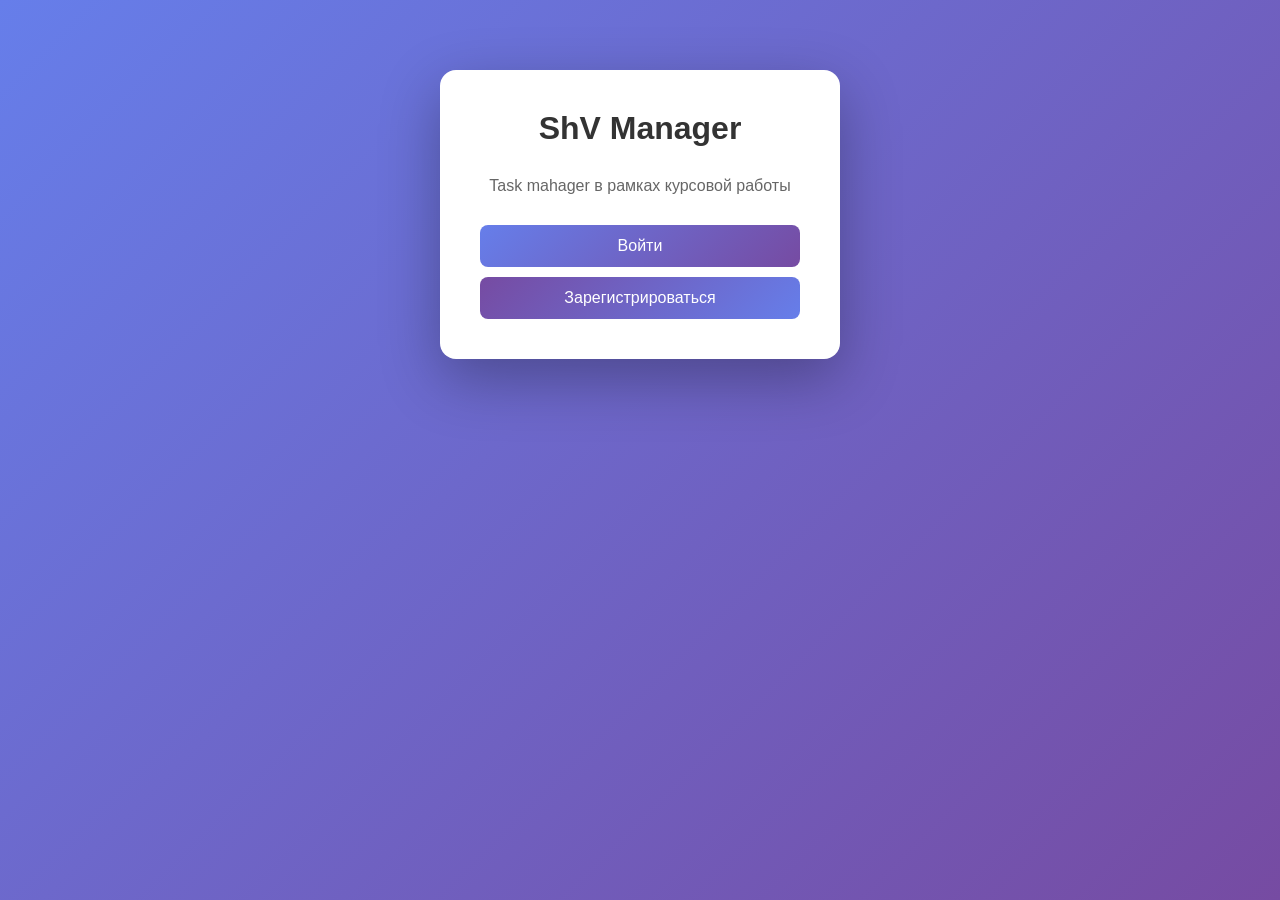
<file: web_client/index.html>
<!DOCTYPE html>
<html lang="ru">
<head>
    <meta charset="UTF-8">
    <meta name="viewport" content="width=device-width, initial-scale=1.0">
    <title>ShV Manager</title>
    <link rel="stylesheet" href="style.css">
</head>
<body>
    <div class="container">
        <div class="form-container">
            <h1>ShV Manager</h1>
            <p style="text-align: center; margin-bottom: 30px; color: #666;">
                Task mahager в рамках курсовой работы
            </p>
            <button onclick="location.href='login.html'" style="margin-bottom: 10px;">
                Войти
            </button>
            <button onclick="location.href='register.html'" style="background: linear-gradient(135deg, #764ba2 0%, #667eea 100%);">
                Зарегистрироваться
            </button>
        </div>
    </div>
</body>
</html>
</file>
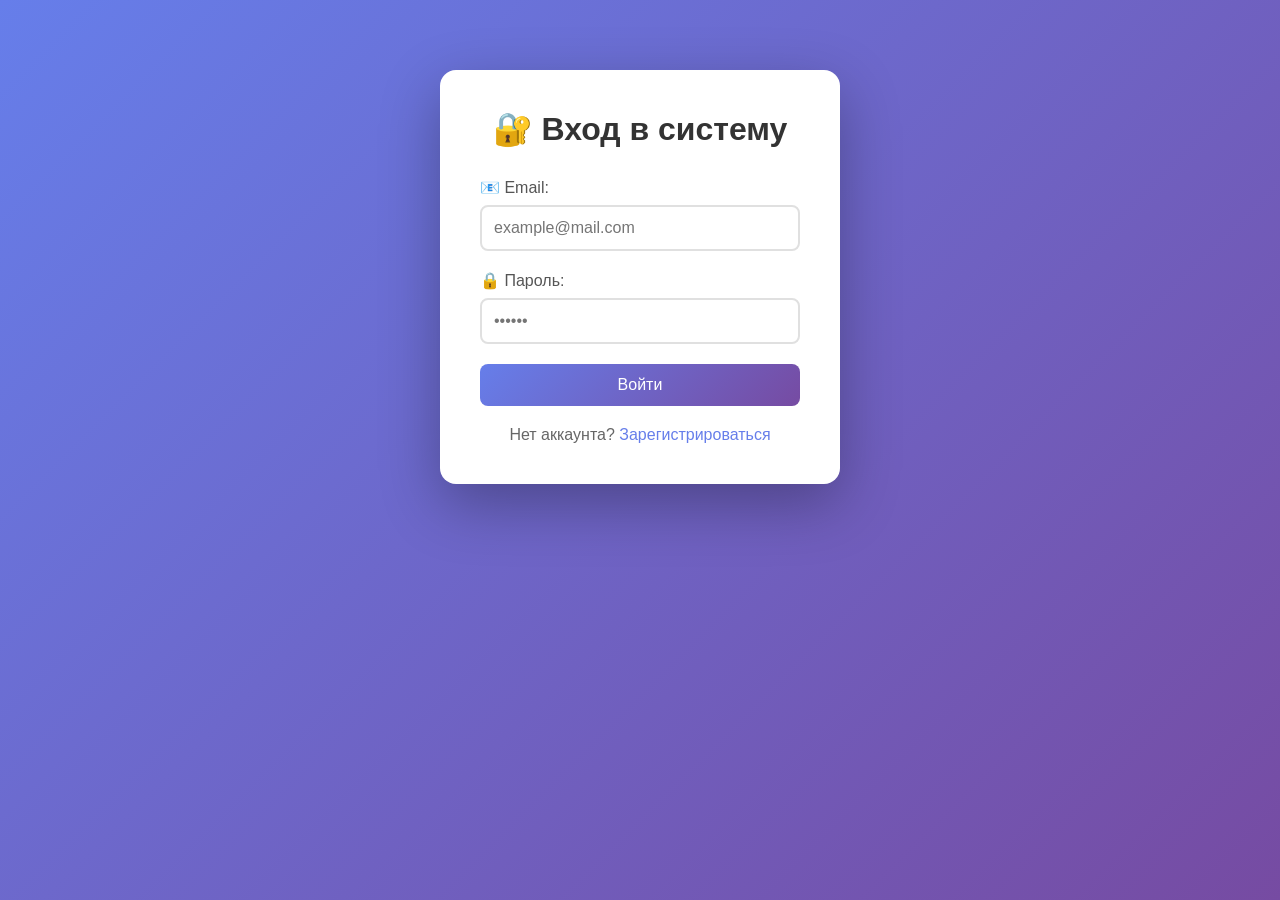
<file: web_client/login.html>
<!DOCTYPE html>
<html lang="ru">
<head>
    <meta charset="UTF-8">
    <meta name="viewport" content="width=device-width, initial-scale=1.0">
    <title>Вход - Task Manager</title>
    <link rel="stylesheet" href="style.css">
    
    
    <meta http-equiv="Cache-Control" content="no-cache, no-store, must-revalidate">
    <meta http-equiv="Pragma" content="no-cache">
    <meta http-equiv="Expires" content="0">
</head>
<body>
    <div class="container">
        <div class="form-container">
            <h1>🔐 Вход в систему</h1>
            
            <div class="form-group">
                <label>📧 Email:</label>
                <input type="email" id="email" placeholder="example@mail.com">
            </div>
            
            <div class="form-group">
                <label>🔒 Пароль:</label>
                <input type="password" id="password" placeholder="••••••">
            </div>
            
            <button onclick="login()">Войти</button>
            
            <p class="link">
                Нет аккаунта? <a href="register.html">Зарегистрироваться</a>
            </p>
            
            <div id="message"></div>
        </div>
    </div>

    <script>
        //если пользователь уже авторизован, отправляем его сразу в задачи
        async function checkAlreadyLoggedIn() {
            const token = localStorage.getItem('token');
            if (token) {
                try {
                    const response = await fetch('http://localhost:8001/verify', {
                        headers: { 'Authorization': `Bearer ${token}` }
                    });
                    const data = await response.json();
                    if (data.valid) {
                        window.location.replace('tasks.html');
                    }
                } catch (e) {
                    //ошибка - значит токен невалидный
                    localStorage.clear();
                }
            }
        }
        
        async function login() {
            const email = document.getElementById('email').value;
            const password = document.getElementById('password').value;
            
            if (!email || !password) {
                showMessage('Заполните все поля', 'error');
                return;
            }
            
            try {
                const response = await fetch('http://localhost:8001/login', {
                    method: 'POST',
                    headers: { 'Content-Type': 'application/json' },
                    body: JSON.stringify({ email, password })
                });
                
                const data = await response.json();
                
                if (response.ok) {
                    //сохраняем данные
                    localStorage.setItem('token', data.access_token);
                    localStorage.setItem('username', data.username);
                    localStorage.setItem('avatar', data.avatar || '');
                    
                    showMessage('Успешный вход!', 'success');
                    
                    //используем replace вместо href
                    setTimeout(() => {
                        window.location.replace('tasks.html');
                    }, 1000);
                } else {
                    showMessage(data.detail || 'Неверные данные', 'error');
                }
            } catch (error) {
                console.error('Login error:', error);
                showMessage('❌ Ошибка подключения к серверу', 'error');
            }
        }
        
        function showMessage(text, type) {
            const msgDiv = document.getElementById('message');
            msgDiv.textContent = text;
            msgDiv.className = type;
            setTimeout(() => {
                msgDiv.textContent = '';
                msgDiv.className = '';
            }, 3000);
        }
        
        //проверяем при загрузке страницы
        checkAlreadyLoggedIn();
        
        //защита от возврата на страницу логина после выхода
        window.addEventListener('pageshow', function(event) {
            if (event.persisted) {
                checkAlreadyLoggedIn();
            }
        });
    </script>
</body>
</html>
</file>
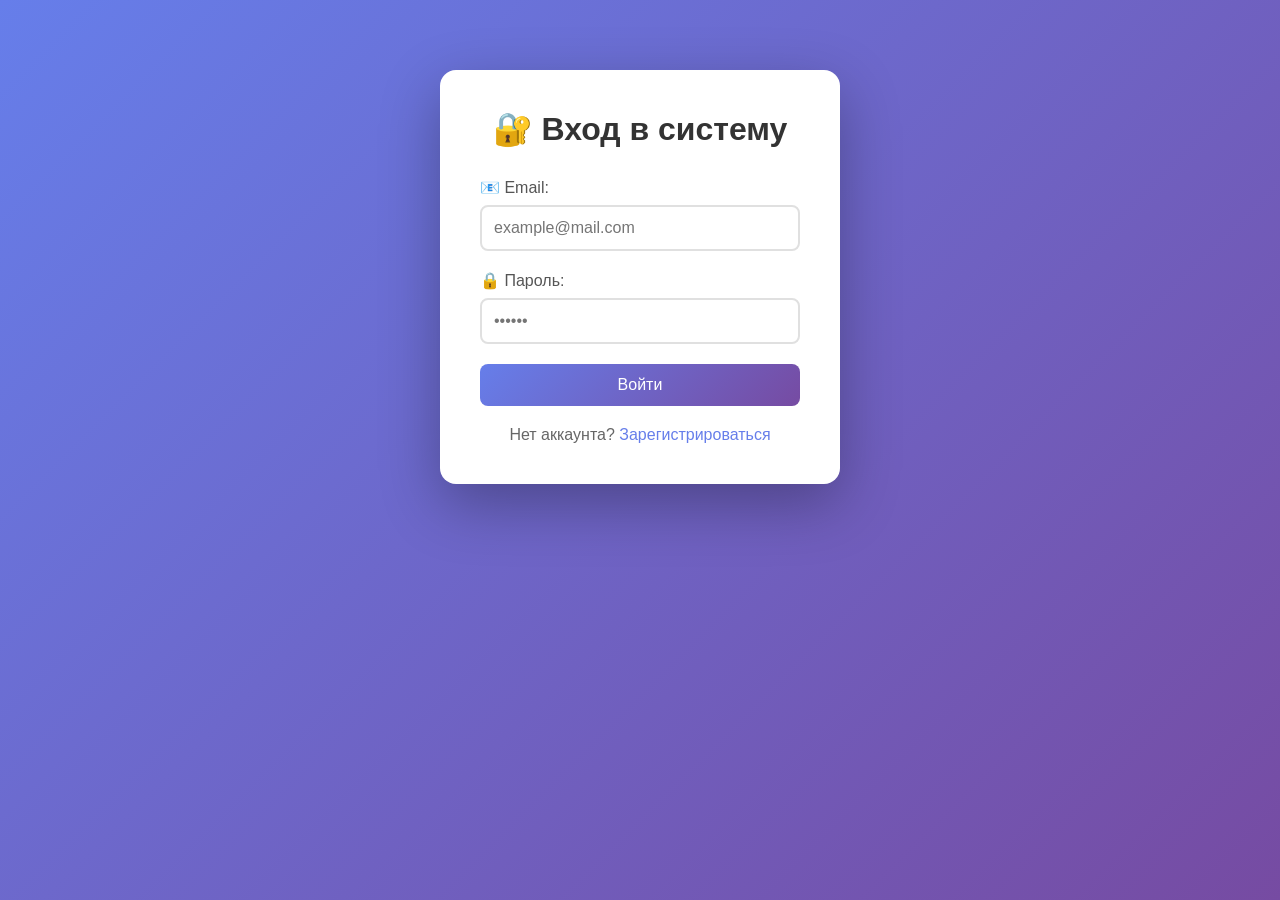
<file: web_client/profile.html>
<!DOCTYPE html>
<html lang="ru">
<head>
    <meta charset="UTF-8">
    <meta name="viewport" content="width=device-width, initial-scale=1.0">
    <title>Настройки профиля - Task Manager</title>
    <link rel="stylesheet" href="style.css">
    <meta http-equiv="Cache-Control" content="no-cache, no-store, must-revalidate">
    <meta http-equiv="Pragma" content="no-cache">
    <meta http-equiv="Expires" content="0">
    <style>
        .settings-section {
            margin-bottom: 30px;
            padding: 20px;
            background: #f9f9f9;
            border-radius: 12px;
        }
        
        body.dark-mode .settings-section {
            background: #2a2a3e;
        }
        
        .settings-section h3 {
            margin-bottom: 15px;
            color: #333;
        }
        
        body.dark-mode .settings-section h3 {
            color: #eee;
        }
        
        .settings-btn {
            width: auto;
            padding: 10px 20px;
            background: #667eea;
            margin-top: 5px;
        }
        
        .settings-message {
            margin-top: 10px;
            font-size: 14px;
        }
        
        .settings-message.success {
            color: #4caf50;
        }
        
        .settings-message.error {
            color: #f44336;
        }
        
        .danger-section {
            border: 2px solid #ff4444;
            background: #fff5f5;
        }
        
        body.dark-mode .danger-section {
            background: #3a1a1a;
            border-color: #ff4444;
        }
        
        .delete-account-btn {
            width: auto;
            padding: 10px 20px;
            background: #f44336;
        }
        
        .delete-account-btn:hover {
            background: #d32f2f;
        }
        
        .avatar {
            width: 80px;
            height: 80px;
            border-radius: 50%;
            object-fit: cover;
            margin-bottom: 10px;
        }

        .settings-message {
            margin-top: 10px;
            padding: 10px 15px;
            border-radius: 8px;
            font-size: 14px;
            display: block !important;
        }

        .settings-message.success {
            background-color: #4caf50 !important;
            color: white !important;
        }

        .settings-message.error {
            background-color: #f44336 !important;
            color: white !important;
        }
    </style>
</head>
<body>
    <div class="container">
        <div class="form-container" style="max-width: 500px;">
            <div style="display: flex; justify-content: space-between; align-items: center; margin-bottom: 20px;">
                <h1>⚙️ Настройки профиля</h1>
                <a href="tasks.html" style="color: #667eea;">← Назад к задачам</a>
            </div>
            
            <!-- Информация о пользователе -->
            <div style="text-align: center; margin-bottom: 30px;">
                <img id="profileAvatar" class="avatar" src="" alt="avatar">
                <h3 id="profileUsername"></h3>
                <p id="profileEmail" style="color: #666;"></p>
            </div>
            
            <!-- Смена email -->
            <div class="settings-section">
                <h3>📧 Смена email</h3>
                <div class="form-group">
                    <input type="email" id="newEmail" placeholder="Новый email">
                </div>
                <button onclick="changeEmail()" class="settings-btn">Обновить email</button>
                <div id="emailMessage" class="settings-message"></div>
            </div>
            
            <!-- Смена никнейма -->
            <div class="settings-section">
                <h3>👤 Смена никнейма</h3>
                <div class="form-group">
                    <input type="text" id="newUsername" placeholder="Новый никнейм">
                </div>
                <button onclick="changeUsername()" class="settings-btn">Обновить никнейм</button>
                <div id="usernameMessage" class="settings-message"></div>
            </div>
            
            <!-- Смена пароля -->
            <div class="settings-section">
                <h3>🔒 Смена пароля</h3>
                <div class="form-group">
                    <input type="password" id="currentPassword" placeholder="Текущий пароль">
                </div>
                <div class="form-group">
                    <input type="password" id="newPassword" placeholder="Новый пароль (мин. 6 символов)">
                </div>
                <div class="form-group">
                    <input type="password" id="confirmNewPassword" placeholder="Подтвердите новый пароль">
                </div>
                <button onclick="changePassword()" class="settings-btn">Обновить пароль</button>
                <div id="passwordMessage" class="settings-message"></div>
            </div>
            
            <!-- Удаление аккаунта -->
            <div class="settings-section danger-section">
                <h3>⚠️ ВНИМАНИЕ </h3>
                <p style="font-size: 14px; color: #999; margin-bottom: 15px;">
                    Удаление аккаунта приведет к безвозвратному удалению всех ваших задач.
                </p>
                <div class="form-group">
                    <input type="password" id="deletePassword" placeholder="Введите пароль для подтверждения">
                </div>
                <button onclick="deleteAccount()" class="delete-account-btn">🗑️ Удалить мой аккаунт</button>
                <div id="deleteMessage" class="settings-message"></div>
            </div>
        </div>
    </div>

    <script>
        const token = localStorage.getItem('token');
        
        if (!token) {
            window.location.replace('login.html');
        }
              
        async function changeEmail() {
            const newEmail = document.getElementById('newEmail').value;
            const messageDiv = document.getElementById('emailMessage');
            
            if (!newEmail) {
                messageDiv.innerHTML = 'Введите новый email';
                messageDiv.className = 'settings-message error';
                return;
            }
            
            try {
                const response = await fetch('http://localhost:8001/change-email', {
                    method: 'PUT',
                    headers: {
                        'Content-Type': 'application/json',
                        'Authorization': `Bearer ${token}`
                    },
                    body: JSON.stringify({ email: newEmail })
                });
                
                const data = await response.json();
                
                if (response.ok) {
                    messageDiv.innerHTML = 'Email успешно обновлен!';
                    messageDiv.className = 'settings-message success';
                    document.getElementById('newEmail').value = '';
                    loadUserInfo();
                    setTimeout(() => {
                        messageDiv.innerHTML = '';
                    }, 3000);
                } else {
                    let errorMessage = 'Ошибка обновления email';
                    if (data.detail) {
                        if (typeof data.detail === 'string') {
                            errorMessage = data.detail;
                        } else if (Array.isArray(data.detail) && data.detail[0]?.msg) {
                            errorMessage = data.detail[0].msg;
                        } else if (data.detail?.msg) {
                            errorMessage = data.detail.msg;
                        }
                    }
                    messageDiv.innerHTML = '❌ ' + errorMessage;
                    messageDiv.className = 'settings-message error';
                }
            } catch (error) {
                messageDiv.innerHTML = '❌ Ошибка подключения к серверу';
                messageDiv.className = 'settings-message error';
            }
        }

        async function changeUsername() {
            const newUsername = document.getElementById('newUsername').value;
            const messageDiv = document.getElementById('usernameMessage');
            
            if (!newUsername || newUsername.length < 3) {
                messageDiv.innerHTML = 'Никнейм должен быть минимум 3 символа';
                messageDiv.className = 'settings-message error';
                return;
            }
            
            try {
                const response = await fetch('http://localhost:8001/change-username', {
                    method: 'PUT',
                    headers: {
                        'Content-Type': 'application/json',
                        'Authorization': `Bearer ${token}`
                    },
                    body: JSON.stringify({ username: newUsername })
                });
                
                const data = await response.json();
                
                if (response.ok) {
                    localStorage.setItem('username', newUsername);
                    if (data.access_token) {
                        localStorage.setItem('token', data.access_token);
                    }
                    messageDiv.innerHTML = 'Никнейм успешно обновлен!';
                    messageDiv.className = 'settings-message success';
                    document.getElementById('newUsername').value = '';
                    loadUserInfo();
                    setTimeout(() => {
                        messageDiv.innerHTML = '';
                    }, 3000);
                } else {
                    messageDiv.innerHTML = '❌ ' + (data.detail || 'Ошибка обновления никнейма');
                    messageDiv.className = 'settings-message error';
                }
            } catch (error) {
                messageDiv.innerHTML = '❌ Ошибка подключения к серверу';
                messageDiv.className = 'settings-message error';
            }
        }
        
        async function changePassword() {
            const currentPassword = document.getElementById('currentPassword').value;
            const newPassword = document.getElementById('newPassword').value;
            const confirmNewPassword = document.getElementById('confirmNewPassword').value;
            const messageDiv = document.getElementById('passwordMessage');
            
            if (!currentPassword || !newPassword || !confirmNewPassword) {
                messageDiv.innerHTML = 'Заполните все поля';
                messageDiv.className = 'settings-message error';
                return;
            }
            
            if (newPassword.length < 6) {
                messageDiv.innerHTML = 'Новый пароль должен быть минимум 6 символов';
                messageDiv.className = 'settings-message error';
                return;
            }
            
            if (newPassword !== confirmNewPassword) {
                messageDiv.innerHTML = 'Новые пароли не совпадают';
                messageDiv.className = 'settings-message error';
                return;
            }
            
            try {
                const response = await fetch('http://localhost:8001/change-password', {
                    method: 'PUT',
                    headers: {
                        'Content-Type': 'application/json',
                        'Authorization': `Bearer ${token}`
                    },
                    body: JSON.stringify({
                        current_password: currentPassword,
                        new_password: newPassword
                    })
                });
                
                const data = await response.json();
                
                if (response.ok) {
                    messageDiv.innerHTML = 'Пароль успешно обновлен!';
                    messageDiv.className = 'settings-message success';
                    document.getElementById('currentPassword').value = '';
                    document.getElementById('newPassword').value = '';
                    document.getElementById('confirmNewPassword').value = '';
                    setTimeout(() => {
                        messageDiv.innerHTML = '';
                    }, 3000);
                } else {
                    messageDiv.innerHTML = '❌ ' + (data.detail || 'Ошибка обновления пароля');
                    messageDiv.className = 'settings-message error';
                }
            } catch (error) {
                messageDiv.innerHTML = '❌ Ошибка подключения к серверу';
                messageDiv.className = 'settings-message error';
            }
        }
        
        async function deleteAccount() {
            const password = document.getElementById('deletePassword').value;
            const messageDiv = document.getElementById('deleteMessage');
            
            if (!password) {
                messageDiv.innerHTML = '❌ Введите пароль для подтверждения';
                messageDiv.className = 'settings-message error';
                return;
            }
            
            const confirmed = confirm('⚠️ ВНИМАНИЕ! Это действие НЕОБРАТИМО.\n\nВсе ваши задачи будут удалены.\n\nВы уверены, что хотите удалить аккаунт?');
            
            if (!confirmed) return;
            
            try {
                console.log('Sending delete request...');
                const response = await fetch('http://localhost:8001/delete-account', {
                    method: 'DELETE',
                    headers: {
                        'Content-Type': 'application/json',
                        'Authorization': `Bearer ${token}`
                    },
                    body: JSON.stringify({ password: password })
                });
                
                console.log('Response status:', response.status);
                const data = await response.json();
                console.log('Response data:', data);
                
                if (response.ok) {
                    alert('Аккаунт удален. До свидания!');
                    localStorage.clear();
                    sessionStorage.clear();
                    window.location.replace('register.html');
                } else {
                    messageDiv.innerHTML = '❌ ' + (data.detail || 'Неверный пароль или ошибка сервера');
                    messageDiv.className = 'settings-message error';
                    document.getElementById('deletePassword').value = '';
                }
            } catch (error) {
                console.error('Delete error:', error);
                messageDiv.innerHTML = '❌ Ошибка подключения к серверу: ' + error.message;
                messageDiv.className = 'settings-message error';
            }
        }
        
        async function loadUserInfo() {
            const savedUsername = localStorage.getItem('username');
            const savedEmail = localStorage.getItem('email');
            const savedAvatar = localStorage.getItem('avatar');

            if (savedUsername) {
                document.getElementById('profileUsername').innerText = savedUsername;
            }
            if (savedEmail) {
                document.getElementById('profileEmail').innerText = savedEmail;
            }
            if (savedAvatar && savedAvatar !== 'null') {
                document.getElementById('profileAvatar').src = savedAvatar;
            }
            
            try {
                const response = await fetch('http://localhost:8001/me', {
                    headers: { 'Authorization': `Bearer ${token}` }
                });
                
                if (response.status === 401) {
                    localStorage.clear();
                    window.location.replace('login.html');
                    return;
                }
                
                const user = await response.json();
                document.getElementById('profileUsername').innerText = user.username;
                document.getElementById('profileEmail').innerText = user.email;
                
                // Сохраняем в localStorage
                localStorage.setItem('username', user.username);
                localStorage.setItem('email', user.email);  // ← ДОБАВИТЬ
                
                const avatarImg = document.getElementById('profileAvatar');
                if (user.avatar && user.avatar !== 'null' && user.avatar !== '') {
                    avatarImg.src = user.avatar;
                    localStorage.setItem('avatar', user.avatar);
                } else if (savedAvatar && savedAvatar !== 'null') {
                    avatarImg.src = savedAvatar;
                } else {
                    avatarImg.src = `https://ui-avatars.com/api/?name=${encodeURIComponent(user.username)}&background=667eea&color=fff`;
                }
            } catch (error) {
                console.error('Error loading user info:', error);
            }
        }

        document.addEventListener('DOMContentLoaded', async function() {
            await loadUserInfo();
        });
    </script>
</body>
</html>
</file>
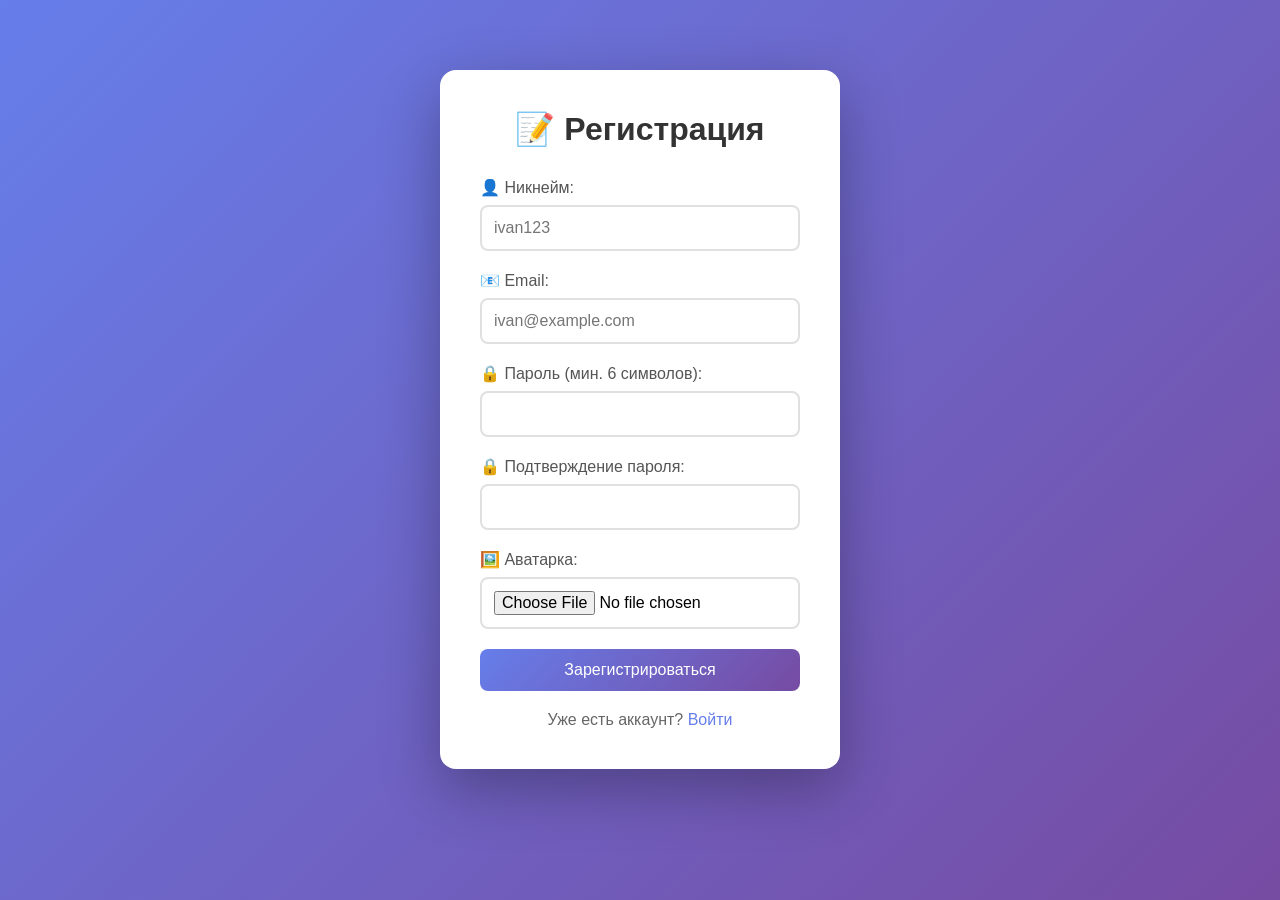
<file: web_client/register.html>
<!DOCTYPE html>
<html lang="ru">
<head>
    <meta http-equiv="Cache-Control" content="no-cache, no-store, must-revalidate">
    <meta http-equiv="Pragma" content="no-cache">
    <meta http-equiv="Expires" content="0">
    <meta charset="UTF-8">
    <meta name="viewport" content="width=device-width, initial-scale=1.0">
    <title>Регистрация - Task Manager</title>
    <link rel="stylesheet" href="style.css">
</head>
<body>
    <div class="container">
        <div class="form-container">
            <h1>📝 Регистрация</h1>
            
            <div class="form-group">
                <label>👤 Никнейм:</label>
                <input type="text" id="username" placeholder="ivan123">
            </div>
            
            <div class="form-group">
                <label>📧 Email:</label>
                <input type="email" id="email" placeholder="ivan@example.com">
            </div>
            
            <div class="form-group">
                <label>🔒 Пароль (мин. 6 символов):</label>
                <input type="password" id="password">
            </div>
            
            <div class="form-group">
                <label>🔒 Подтверждение пароля:</label>
                <input type="password" id="confirmPassword">
            </div>
            
            <div class="form-group">
                <label>🖼️ Аватарка:</label>
                <input type="file" id="avatarFile" accept="image/*">
                <div id="avatarPreview"></div>
            </div>
            
            <button onclick="register()">Зарегистрироваться</button>
            
            <p class="link">
                Уже есть аккаунт? <a href="login.html">Войти</a>
            </p>
            
            <div id="message"></div>
        </div>
    </div>

    <script>
        let avatarBase64 = null;
        
        //проверка, не залогинен ли уже пользователь
        async function checkAlreadyLoggedIn() {
            const token = localStorage.getItem('token');
            if (token) {
                try {
                    const response = await fetch('http://localhost:8001/verify', {
                        headers: { 'Authorization': `Bearer ${token}` }
                    });
                    const data = await response.json();
                    if (data.valid) {
                        window.location.replace('tasks.html');
                    }
                } catch (e) {
                    localStorage.clear();
                }
            }
        }

        checkAlreadyLoggedIn();

        //предпросмотр аватарки
        document.getElementById('avatarFile').addEventListener('change', function(e) {
            const file = e.target.files[0];
            if (file) {
                const reader = new FileReader();
                reader.onload = function(event) {
                    avatarBase64 = event.target.result;
                    const preview = document.getElementById('avatarPreview');
                    preview.innerHTML = `<img src="${avatarBase64}" style="width: 100px; height: 100px; border-radius: 50%; margin-top: 10px;">`;
                };
                reader.readAsDataURL(file);
            }
        });
        
        async function register() {
            const username = document.getElementById('username').value;
            const email = document.getElementById('email').value;
            const password = document.getElementById('password').value;
            const confirmPassword = document.getElementById('confirmPassword').value;
            
            // Валидация
            if (!username || !email || !password || !confirmPassword) {
                showMessage('Заполните все поля', 'error');
                return;
            }
            
            if (password !== confirmPassword) {
                showMessage('Пароли не совпадают', 'error');
                return;
            }
            
            if (password.length < 6) {
                showMessage('Пароль должен быть минимум 6 символов', 'error');
                return;
            }
            
            if (username.length < 3) {
                showMessage('Никнейм должен быть минимум 3 символа', 'error');
                return;
            }
            
            try {
                const response = await fetch('http://localhost:8001/register', {
                    method: 'POST',
                    headers: { 'Content-Type': 'application/json' },
                    body: JSON.stringify({
                        username: username,
                        email: email,
                        password: password,
                        avatar: avatarBase64  // отправляем base64 строку
                    })
                });
                
                const data = await response.json();
                
                if (response.ok) {
                    localStorage.setItem('token', data.access_token);
                    localStorage.setItem('username', data.username);
                    localStorage.setItem('avatar', data.avatar || '');
                    showMessage('Регистрация успешна! Перенаправление...', 'success');
                    setTimeout(() => {
                        window.location.href = 'tasks.html';
                    }, 1000);
                } else {
                    showMessage(data.detail || 'Ошибка регистрации', 'error');
                }
            } catch (error) {
                console.error('Error:', error);
                showMessage('❌ Ошибка подключения к серверу. Убедитесь, что Docker запущен.', 'error');
            }
        }
        
        function showMessage(text, type) {
            const msgDiv = document.getElementById('message');
            msgDiv.textContent = text;
            msgDiv.className = type;
            setTimeout(() => {
                msgDiv.textContent = '';
                msgDiv.className = '';
            }, 3000);
        }
    </script>
</body>
</html>
</file>
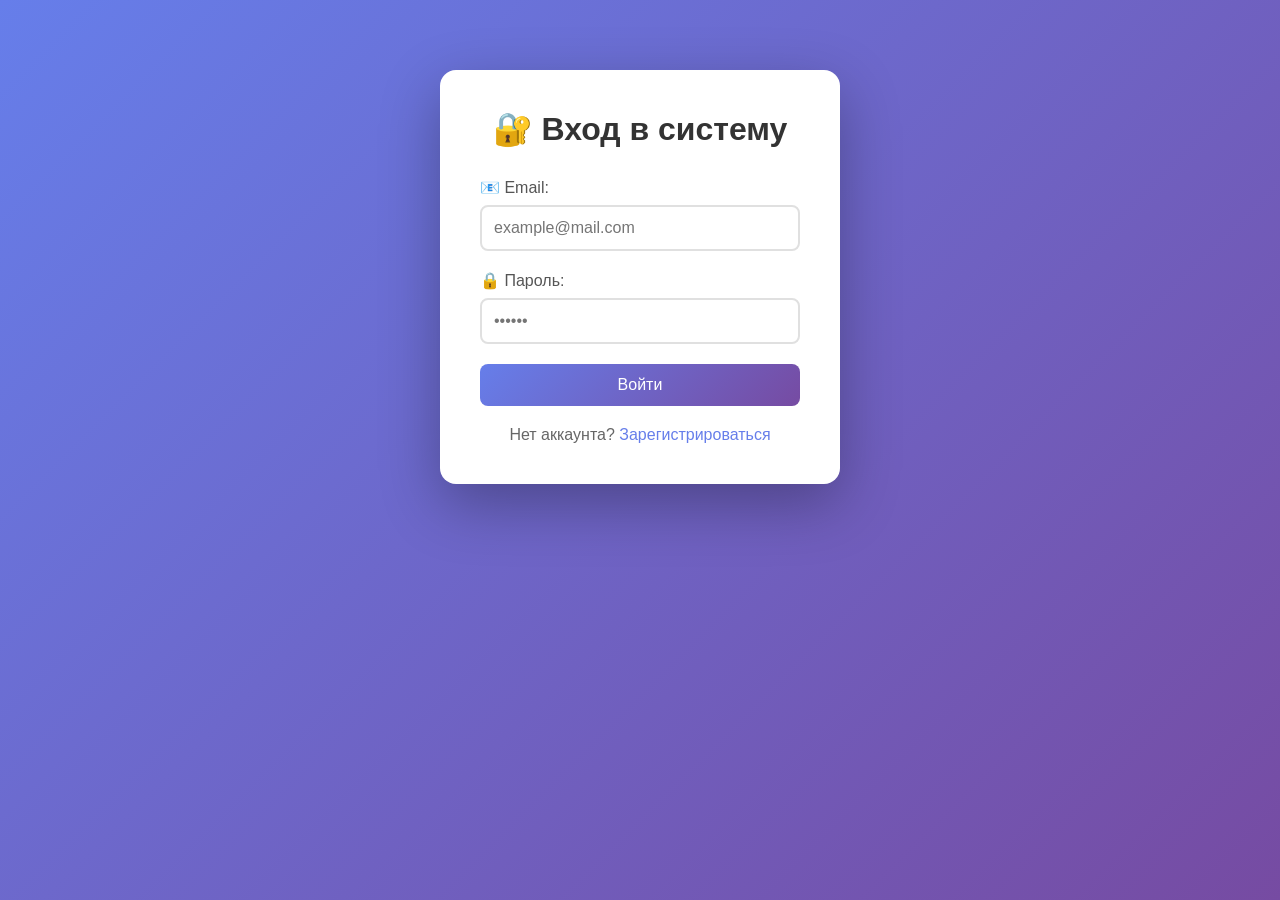
<file: web_client/tasks.html>
<!DOCTYPE html>
<html lang="ru">
<head>
    <meta charset="UTF-8">
    <meta name="viewport" content="width=device-width, initial-scale=1.0">
    <title>Мои задачи - Task Manager</title>
    <link rel="stylesheet" href="style.css">
    <meta http-equiv="Cache-Control" content="no-cache, no-store, must-revalidate">
    <meta http-equiv="Pragma" content="no-cache">
    <meta http-equiv="Expires" content="0">
    <style>
        .action-buttons {
            display: flex;
            gap: 10px;
        }
        
        .edit-btn {
            width: auto;
            padding: 6px 12px;
            background: #2196f3;
            color: white;
            font-size: 12px;
        }
        
        .edit-btn:hover {
            background: #1976d2;
        }
        
        body.dark-mode .edit-btn {
            background: #1565c0;
        }
        
        body.dark-mode .edit-btn:hover {
            background: #0d47a1;
        }
        
        /* Модальное окно */
        .modal {
            display: none;
            position: fixed;
            z-index: 1000;
            left: 0;
            top: 0;
            width: 100%;
            height: 100%;
            background-color: rgba(0,0,0,0.5);
        }
        
        .modal-content {
            background-color: white;
            margin: 10% auto;
            padding: 0;
            border-radius: 16px;
            width: 90%;
            max-width: 500px;
            box-shadow: 0 20px 60px rgba(0,0,0,0.3);
        }
        
        body.dark-mode .modal-content {
            background-color: #1e1e2e;
            color: white;
        }
        
        .modal-header {
            display: flex;
            justify-content: space-between;
            align-items: center;
            padding: 20px;
            border-bottom: 1px solid #eee;
        }
        
        body.dark-mode .modal-header {
            border-bottom-color: #333;
        }
        
        .modal-header h3 {
            margin: 0;
            color: #333;
        }
        
        body.dark-mode .modal-header h3 {
            color: white;
        }
        
        .close {
            font-size: 28px;
            font-weight: bold;
            cursor: pointer;
            color: #999;
        }
        
        .close:hover {
            color: #333;
        }
        
        .modal-body {
            padding: 20px;
        }
        
        .modal-body select {
            width: 100%;
            padding: 12px;
            border: 2px solid #e0e0e0;
            border-radius: 8px;
            font-size: 16px;
            background: white;
        }
        
        body.dark-mode .modal-body select {
            background: #2a2a3e;
            color: white;
            border-color: #444;
        }
        
        .modal-buttons {
            display: flex;
            gap: 10px;
            margin-top: 20px;
        }
        
        .save-btn {
            background: #4caf50;
        }
        
        .save-btn:hover {
            background: #45a049;
        }
        
        .cancel-btn {
            background: #999;
        }
        
        .cancel-btn:hover {
            background: #777;
        }
        
        .stats {
            display: flex;
            gap: 20px;
            margin-bottom: 30px;
            flex-wrap: wrap;
        }
        
        .stat-card {
            flex: 1;
            background: linear-gradient(135deg, #667eea 0%, #764ba2 100%);
            color: white;
            padding: 20px;
            border-radius: 16px;
            text-align: center;
            min-width: 100px;
        }
        
        .stat-number {
            font-size: 32px;
            font-weight: bold;
            display: block;
        }
        
        .stat-label {
            font-size: 14px;
            opacity: 0.9;
        }
        
        .filters {
            display: flex;
            gap: 10px;
            margin-bottom: 20px;
            flex-wrap: wrap;
        }
        
        .filter-btn {
            width: auto;
            padding: 8px 16px;
            background: #f0f0f0;
            color: #333;
            border: none;
            border-radius: 20px;
            cursor: pointer;
            transition: all 0.3s;
        }
        
        .filter-btn.active {
            background: linear-gradient(135deg, #667eea 0%, #764ba2 100%);
            color: white;
        }
        
        .theme-toggle {
            position: fixed;
            bottom: 20px;
            right: 20px;
            width: 50px;
            height: 50px;
            border-radius: 50%;
            background: #667eea;
            color: white;
            font-size: 24px;
            cursor: pointer;
            box-shadow: 0 4px 12px rgba(0,0,0,0.3);
            border: none;
            z-index: 1000;
        }
    </style>
</head>
<body>
    <div class="container">
        <div class="header">
            <div class="user-info">
                <img id="avatar" class="avatar" src="" alt="avatar">
                <div class="user-details">
                    <span id="username" class="username"></span>
                    <button onclick="location.href='profile.html'" class="profile-btn">⚙️ Настройки</button>
                </div>
            </div>
            <button class="logout-btn" onclick="logout()">Выйти</button>
        </div>

        <div class="add-task">
            <h2>➕ Новая задача</h2>
            <input type="text" id="taskTitle" placeholder="Название задачи">
            <textarea id="taskDesc" placeholder="Описание (необязательно)"></textarea>
            <button onclick="createTask()">Создать</button>
        </div>

        <div class="stats">
            <div class="stat-card">
                <span class="stat-number" id="totalTasks">0</span>
                <span class="stat-label">Всего задач</span>
            </div>
            <div class="stat-card">
                <span class="stat-number" id="completedTasks">0</span>
                <span class="stat-label">Выполнено</span>
            </div>
            <div class="stat-card">
                <span class="stat-number" id="progressPercent">0%</span>
                <span class="stat-label">Прогресс</span>
            </div>
        </div>

        <div class="tasks-list">
            <h2>📋 Мои задачи</h2>
            <div class="filters">
                <button class="filter-btn active" data-filter="all">📋 Все</button>
                <button class="filter-btn" data-filter="pending">⏳ Ожидает</button>
                <button class="filter-btn" data-filter="in_progress">🔄 В процессе</button>
                <button class="filter-btn" data-filter="completed">✅ Завершена</button>
            </div>
            <div id="tasksContainer"></div>
        </div>
    </div>

    <button class="theme-toggle" onclick="toggleTheme()">🌙</button>

    <!-- Модальное окно редактирования -->
    <div id="editModal" class="modal">
        <div class="modal-content">
            <div class="modal-header">
                <h3>✏️ Редактирование задачи</h3>
                <span class="close" onclick="closeModal()">&times;</span>
            </div>
            <div class="modal-body">
                <input type="hidden" id="editTaskId">
                <div class="form-group">
                    <label>Название:</label>
                    <input type="text" id="editTitle" placeholder="Название задачи">
                </div>
                <div class="form-group">
                    <label>Описание:</label>
                    <textarea id="editDescription" placeholder="Описание задачи" rows="3"></textarea>
                </div>
                <div class="form-group">
                    <label>Статус:</label>
                    <select id="editStatus">
                        <option value="pending">⏳ Ожидает</option>
                        <option value="in_progress">🔄 В процессе</option>
                        <option value="completed">✅ Завершена</option>
                    </select>
                </div>
                <div class="modal-buttons">
                    <button onclick="saveTaskEdit()" class="save-btn">💾 Сохранить</button>
                    <button onclick="closeModal()" class="cancel-btn">❌ Отмена</button>
                </div>
            </div>
        </div>
    </div>

    <script>
        let currentFilter = 'all';

        function toggleTheme() {
            document.body.classList.toggle('dark-mode');
            const btn = document.querySelector('.theme-toggle');
            btn.textContent = document.body.classList.contains('dark-mode') ? '☀️' : '🌙';
            localStorage.setItem('theme', document.body.classList.contains('dark-mode') ? 'dark' : 'light');
        }

        if (localStorage.getItem('theme') === 'dark') {
            document.body.classList.add('dark-mode');
            if (document.querySelector('.theme-toggle')) {
                document.querySelector('.theme-toggle').textContent = '☀️';
            }
        }

        async function checkAuth() {
            const token = localStorage.getItem('token');
            if (!token) {
                window.location.replace('login.html');
                return false;
            }
            try {
                const response = await fetch('http://localhost:8001/verify', {
                    headers: { 'Authorization': `Bearer ${token}` }
                });
                const data = await response.json();
                if (!data.valid) {
                    localStorage.clear();
                    window.location.replace('login.html');
                    return false;
                }
                return true;
            } catch (error) {
                console.error('Auth check failed:', error);
                window.location.replace('login.html');
                return false;
            }
        }

        async function loadTasks() {
            const token = localStorage.getItem('token');
            try {
                const response = await fetch('http://localhost:8002/tasks', {
                    headers: { 'Authorization': `Bearer ${token}` }
                });
                if (response.status === 401) {
                    localStorage.clear();
                    window.location.replace('login.html');
                    return;
                }
                const tasks = await response.json();
                displayTasks(tasks);
            } catch (error) {
                console.error('Error loading tasks:', error);
            }
        }

        function displayTasks(tasks) {
            let filteredTasks = tasks;
            if (currentFilter !== 'all') {
                filteredTasks = tasks.filter(task => task.status === currentFilter);
            }

            const total = tasks.length;
            const completed = tasks.filter(t => t.status === 'completed').length;
            const percent = total === 0 ? 0 : Math.round((completed / total) * 100);

            document.getElementById('totalTasks').innerText = total;
            document.getElementById('completedTasks').innerText = completed;
            document.getElementById('progressPercent').innerText = `${percent}%`;

            const container = document.getElementById('tasksContainer');
            if (filteredTasks.length === 0) {
                let message = '🎉 Нет задач';
                if (currentFilter !== 'all') message = '📭 Нет задач с таким статусом';
                else message += '. Создайте первую!';
                container.innerHTML = `<p class="empty">${message}</p>`;
                return;
            }

            container.innerHTML = filteredTasks.map(task => `
                <div class="task-card">
                    <div class="task-header">
                        <h3>${escapeHtml(task.title)}</h3>
                        <span class="status ${task.status}">${getStatusText(task.status)}</span>
                    </div>
                    ${task.description ? `<p class="task-desc">${escapeHtml(task.description)}</p>` : ''}
                    <div class="task-footer">
                        <div class="status-buttons">
                            <button onclick="updateTaskStatus(${task.id}, 'pending')" class="status-btn pending">⏳ В ожидании</button>
                            <button onclick="updateTaskStatus(${task.id}, 'in_progress')" class="status-btn in_progress">🔄 В процессе</button>
                            <button onclick="updateTaskStatus(${task.id}, 'completed')" class="status-btn completed">✅ Завершена</button>
                        </div>
                        <div class="action-buttons">
                            <button onclick='editTask(${task.id}, "${escapeHtml(task.title).replace(/"/g, '&quot;')}", "${escapeHtml(task.description || '').replace(/"/g, '&quot;')}")' class="edit-btn">✏️ Редактировать</button>
                            <button onclick="deleteTask(${task.id})" class="delete-btn">🗑️ Удалить</button>
                        </div>
                    </div>
                    <div class="task-date">Создана: ${new Date(task.created_at).toLocaleString()}</div>
                </div>
            `).join('');
        }

        async function createTask() {
            const token = localStorage.getItem('token');
            const title = document.getElementById('taskTitle').value;
            const description = document.getElementById('taskDesc').value;
            if (!title.trim()) {
                alert('Введите название задачи');
                return;
            }
            try {
                const response = await fetch('http://localhost:8002/tasks', {
                    method: 'POST',
                    headers: {
                        'Content-Type': 'application/json',
                        'Authorization': `Bearer ${token}`
                    },
                    body: JSON.stringify({ title, description })
                });
                if (response.status === 401) {
                    localStorage.clear();
                    window.location.replace('login.html');
                    return;
                }
                if (response.ok) {
                    document.getElementById('taskTitle').value = '';
                    document.getElementById('taskDesc').value = '';
                    loadTasks();
                } else {
                    alert('Ошибка создания задачи');
                }
            } catch (error) {
                alert('Ошибка подключения к серверу');
            }
        }

        async function updateTaskStatus(taskId, status) {
            const token = localStorage.getItem('token');
            try {
                const response = await fetch(`http://localhost:8002/tasks/${taskId}`, {
                    method: 'PUT',
                    headers: {
                        'Content-Type': 'application/json',
                        'Authorization': `Bearer ${token}`
                    },
                    body: JSON.stringify({ status })
                });
                if (response.status === 401) {
                    localStorage.clear();
                    window.location.replace('login.html');
                    return;
                }
                if (response.ok) loadTasks();
            } catch (error) {
                console.error('Error updating task:', error);
            }
        }

        async function deleteTask(taskId) {
            if (!confirm('Удалить задачу?')) return;
            const token = localStorage.getItem('token');
            try {
                const response = await fetch(`http://localhost:8002/tasks/${taskId}`, {
                    method: 'DELETE',
                    headers: { 'Authorization': `Bearer ${token}` }
                });
                if (response.status === 401) {
                    localStorage.clear();
                    window.location.replace('login.html');
                    return;
                }
                if (response.ok) loadTasks();
            } catch (error) {
                console.error('Error deleting task:', error);
            }
        }

        async function editTask(taskId, title, description) {
            document.getElementById('editTaskId').value = taskId;
            document.getElementById('editTitle').value = title;
            document.getElementById('editDescription').value = description;
            
            try {
                const token = localStorage.getItem('token');
                const response = await fetch(`http://localhost:8002/tasks/${taskId}`, {
                    headers: { 'Authorization': `Bearer ${token}` }
                });
                if (response.ok) {
                    const task = await response.json();
                    document.getElementById('editStatus').value = task.status;
                }
            } catch (error) {
                console.error('Error loading task status:', error);
            }
            
            document.getElementById('editModal').style.display = 'block';
        }

        async function saveTaskEdit() {
            const taskId = document.getElementById('editTaskId').value;
            const title = document.getElementById('editTitle').value;
            const description = document.getElementById('editDescription').value;
            const status = document.getElementById('editStatus').value;
            
            if (!title.trim()) {
                alert('Введите название задачи');
                return;
            }
            
            const token = localStorage.getItem('token');
            try {
                const response = await fetch(`http://localhost:8002/tasks/${taskId}`, {
                    method: 'PUT',
                    headers: {
                        'Content-Type': 'application/json',
                        'Authorization': `Bearer ${token}`
                    },
                    body: JSON.stringify({ title, description, status })
                });
                if (response.status === 401) {
                    localStorage.clear();
                    window.location.replace('login.html');
                    return;
                }
                if (response.ok) {
                    closeModal();
                    loadTasks();
                } else {
                    alert('Ошибка при обновлении задачи');
                }
            } catch (error) {
                alert('Ошибка подключения к серверу');
            }
        }

        function closeModal() {
            document.getElementById('editModal').style.display = 'none';
        }

        function getStatusText(status) {
            const statuses = {
                'pending': '⏳ Ожидает',
                'in_progress': '🔄 В процессе',
                'completed': '✅ Завершена'
            };
            return statuses[status] || status;
        }

        function escapeHtml(text) {
            const div = document.createElement('div');
            div.textContent = text;
            return div.innerHTML;
        }

        async function logout() {
            localStorage.clear();
            sessionStorage.clear();
            window.location.replace('login.html');
        }

        async function loadUserInfo() {
            const username = localStorage.getItem('username');
            const avatarUrl = localStorage.getItem('avatar');
            document.getElementById('username').innerText = username || 'Пользователь';
            if (avatarUrl && avatarUrl !== 'null') {
                document.getElementById('avatar').src = avatarUrl;
            }
        }

        function setupFilters() {
            document.querySelectorAll('.filter-btn').forEach(btn => {
                btn.addEventListener('click', function() {
                    currentFilter = this.dataset.filter;
                    document.querySelectorAll('.filter-btn').forEach(b => b.classList.remove('active'));
                    this.classList.add('active');
                    loadTasks();
                });
            });
        }

        async function init() {
            const isAuth = await checkAuth();
            if (!isAuth) return;
            loadUserInfo();
            setupFilters();
            await loadTasks();
        }

        init();
        
        window.onclick = function(event) {
            const modal = document.getElementById('editModal');
            if (event.target === modal) {
                closeModal();
            }
        };
    </script>
</body>
</html>
</file>
<file: web_client/style.css>
* {
    margin: 0;
    padding: 0;
    box-sizing: border-box;
}

body {
    font-family: -apple-system, BlinkMacSystemFont, 'Segoe UI', Roboto, Arial, sans-serif;
    background: linear-gradient(135deg, #667eea 0%, #764ba2 100%);
    min-height: 100vh;
    padding: 20px;
}

.container {
    max-width: 1200px;
    margin: 0 auto;
}

/* стили для форм входа/регистрации */
.form-container {
    background: white;
    max-width: 400px;
    margin: 50px auto;
    padding: 40px;
    border-radius: 16px;
    box-shadow: 0 20px 60px rgba(0,0,0,0.3);
}

.form-container h1 {
    margin-bottom: 30px;
    text-align: center;
    color: #333;
}

.form-group {
    margin-bottom: 20px;
}

.form-group label {
    display: block;
    margin-bottom: 8px;
    color: #555;
    font-weight: 500;
}

.form-group input {
    width: 100%;
    padding: 12px;
    border: 2px solid #e0e0e0;
    border-radius: 8px;
    font-size: 16px;
    transition: border-color 0.3s;
}

.form-group input:focus {
    outline: none;
    border-color: #667eea;
}

button {
    width: 100%;
    padding: 12px;
    background: linear-gradient(135deg, #667eea 0%, #764ba2 100%);
    color: white;
    border: none;
    border-radius: 8px;
    font-size: 16px;
    cursor: pointer;
    transition: transform 0.2s;
}

button:hover {
    transform: translateY(-2px);
}

.link {
    text-align: center;
    margin-top: 20px;
    color: #666;
}

.link a {
    color: #667eea;
    text-decoration: none;
}

.link a:hover {
    text-decoration: underline;
}

/* Стили для таск менеджера */
.header {
    display: flex;
    justify-content: space-between;
    align-items: center;
    background: white;
    padding: 20px;
    border-radius: 16px;
    margin-bottom: 30px;
    box-shadow: 0 4px 6px rgba(0,0,0,0.1);
}

.header h1 {
    color: #333;
}

.logout-btn {
    width: auto;
    padding: 8px 20px;
    background: #f44336;
}

.logout-btn:hover {
    background: #d32f2f;
}

.add-task {
    background: white;
    padding: 30px;
    border-radius: 16px;
    margin-bottom: 30px;
    box-shadow: 0 4px 6px rgba(0,0,0,0.1);
}

.add-task h2 {
    margin-bottom: 20px;
    color: #333;
}

.add-task input,
.add-task textarea {
    width: 100%;
    padding: 12px;
    margin-bottom: 15px;
    border: 2px solid #e0e0e0;
    border-radius: 8px;
    font-size: 16px;
    font-family: inherit;
}

.add-task textarea {
    min-height: 80px;
    resize: vertical;
}

.tasks-list {
    background: white;
    padding: 30px;
    border-radius: 16px;
    box-shadow: 0 4px 6px rgba(0,0,0,0.1);
}

.tasks-list h2 {
    margin-bottom: 20px;
    color: #333;
}

.task-card:hover {
    box-shadow: 0 4px 12px rgba(0,0,0,0.1);
}

.task-header {
    display: flex;
    justify-content: space-between;
    align-items: center;
    margin-bottom: 15px;
}

.task-header h3 {
    color: #333;
    font-size: 18px;
}

.status {
    padding: 4px 12px;
    border-radius: 20px;
    font-size: 12px;
    font-weight: 600;
}

.status.pending {
    background: #fff3e0;
    color: #ff9800;
}

.status.in_progress {
    background: #e3f2fd;
    color: #2196f3;
}

.status.completed {
    background: #e8f5e9;
    color: #4caf50;
}

.task-desc {
    color: #666;
    margin: 10px 0;
    line-height: 1.5;
}

.task-footer {
    display: flex;
    justify-content: space-between;
    align-items: center;
    margin-top: 15px;
    flex-wrap: wrap;
    gap: 10px;
}

.status-buttons {
    display: flex;
    gap: 10px;
}

.status-btn {
    width: auto;
    padding: 6px 12px;
    font-size: 12px;
    background: #f5f5f5;
    color: #333;
}

.status-btn:hover {
    transform: translateY(-1px);
}

.status-btn.pending:hover { background: #ff9800; color: white; }
.status-btn.in_progress:hover { background: #2196f3; color: white; }
.status-btn.completed:hover { background: #4caf50; color: white; }

.delete-btn {
    width: auto;
    padding: 6px 12px;
    background: #f44336;
    font-size: 12px;
}

.delete-btn:hover {
    background: #d32f2f;
}

.task-date {
    margin-top: 10px;
    font-size: 12px;
    color: #999;
}

.empty {
    text-align: center;
    padding: 40px;
    color: #999;
}

.success {
    background: #4caf50;
    color: white;
    padding: 10px;
    border-radius: 8px;
    margin-top: 10px;
    text-align: center;
}

.error {
    background: #f44336;
    color: white;
    padding: 10px;
    border-radius: 8px;
    margin-top: 10px;
    text-align: center;
}

.user-info {
    display: flex;
    align-items: center;
    gap: 15px;
}

.user-details {
    display: flex;
    flex-direction: column;
    gap: 5px;
}

.username {
    font-size: 18px;
    font-weight: 600;
    color: #333;
}

.profile-btn {
    width: auto;
    padding: 5px 12px;
    background: #f0f0f0;
    color: #667eea;
    border: none;
    border-radius: 20px;
    cursor: pointer;
    font-size: 12px;
    transition: all 0.3s;
}

.profile-btn:hover {
    background: #667eea;
    color: white;
    transform: translateY(-1px);
}

.avatar {
    width: 80px;
    height: 80px;
    border-radius: 50%;
    object-fit: cover;
    margin-bottom: 10px;
    background: linear-gradient(135deg, #667eea 0%, #764ba2 100%);
}

.stats {
    display: flex;
    gap: 20px;
    margin-bottom: 30px;
}

.stat-card {
    flex: 1;
    background: linear-gradient(135deg, #667eea 0%, #764ba2 100%);
    color: white;
    padding: 20px;
    border-radius: 16px;
    text-align: center;
}

.stat-number {
    font-size: 32px;
    font-weight: bold;
    display: block;
}

.stat-label {
    font-size: 14px;
    opacity: 0.9;
}

.filters {
    display: flex;
    gap: 10px;
    margin-bottom: 20px;
}

.filter-btn {
    width: auto;
    padding: 8px 16px;
    background: #f0f0f0;
    color: #333;
}

.filter-btn.active {
    background: linear-gradient(135deg, #667eea 0%, #764ba2 100%);
    color: white;
}

.task-card {
    border-left: 4px solid;
}

.task-card:has(.status.pending) { border-left-color: #ff9800; }
.task-card:has(.status.in_progress) { border-left-color: #2196f3; }
.task-card:has(.status.completed) { border-left-color: #4caf50; }

@media (max-width: 768px) {
    .form-container {
        margin: 20px;
        padding: 20px;
    }
    
    .task-footer {
        flex-direction: column;
        align-items: stretch;
    }
    
    .status-buttons {
        flex-direction: column;
    }
    
    .status-btn, .delete-btn {
        width: 100%;
    }
}

body.dark-mode {
    background: linear-gradient(135deg, #1a1a2e 0%, #16213e 100%);
}

body.dark-mode .form-container,
body.dark-mode .add-task,
body.dark-mode .tasks-list,
body.dark-mode .header,
body.dark-mode .task-card {
    background: #1e1e2e;
    color: #ffffff;
}

body.dark-mode .add-task h2,
body.dark-mode .tasks-list h2,
body.dark-mode .task-card h3,
body.dark-mode .task-desc {
    color: #ffffff;
}

body.dark-mode .task-card {
    border-color: #333;
}

body.dark-mode input,
body.dark-mode textarea {
    background: #2a2a3e;
    color: #ffffff;
    border-color: #444;
}

body.dark-mode input::placeholder,
body.dark-mode textarea::placeholder {
    color: #888888;
}

body.dark-mode .filter-btn,
body.dark-mode .status-btn {
    background: #2a2a3e;
    color: #dddddd;
}

body.dark-mode .filter-btn.active {
    background: linear-gradient(135deg, #667eea 0%, #764ba2 100%);
    color: white;
}

body.dark-mode .delete-btn {
    background: #c62828;
}

body.dark-mode .delete-btn:hover {
    background: #b71c1c;
}

body.dark-mode .task-date {
    color: #888888;
}

body.dark-mode .empty {
    color: #cccccc;
}

body.dark-mode .username {
    color: #eee;
}

body.dark-mode .profile-btn {
    background: #2a2a3e;
    color: #667eea;
}

body.dark-mode .profile-btn:hover {
    background: #667eea;
    color: white;
}

.theme-toggle {
    position: fixed;
    bottom: 20px;
    right: 20px;
    width: 50px;
    height: 50px;
    border-radius: 50%;
    background: #667eea;
    color: white;
    font-size: 24px;
    cursor: pointer;
    box-shadow: 0 4px 12px rgba(0,0,0,0.3);
}

.settings-link {
    color: #667eea;
    text-decoration: none;
    margin-right: 15px;
    padding: 8px 15px;
    border-radius: 8px;
    background: #f0f0f0;
}

body.dark-mode .settings-link {
    background: #2a2a3e;
    color: #667eea;
}

.action-buttons {
    display: flex;
    gap: 10px;
}

.edit-btn {
    width: auto;
    padding: 6px 12px;
    background: #2196f3;
    color: white;
    font-size: 12px;
}

.edit-btn:hover {
    background: #1976d2;
}

body.dark-mode .edit-btn {
    background: #1565c0;
}

body.dark-mode .edit-btn:hover {
    background: #0d47a1;
}

.modal {
    display: none;
    position: fixed;
    z-index: 1000;
    left: 0;
    top: 0;
    width: 100%;
    height: 100%;
    background-color: rgba(0,0,0,0.5);
    animation: fadeIn 0.3s;
}

.modal-content {
    background-color: white;
    margin: 10% auto;
    padding: 0;
    border-radius: 16px;
    width: 90%;
    max-width: 500px;
    box-shadow: 0 20px 60px rgba(0,0,0,0.3);
    animation: slideDown 0.3s;
}

body.dark-mode .modal-content {
    background-color: #1e1e2e;
    color: white;
}

.modal-header {
    display: flex;
    justify-content: space-between;
    align-items: center;
    padding: 20px;
    border-bottom: 1px solid #eee;
}

body.dark-mode .modal-header {
    border-bottom-color: #333;
}

.modal-header h3 {
    margin: 0;
    color: #333;
}

body.dark-mode .modal-header h3 {
    color: white;
}

.close {
    font-size: 28px;
    font-weight: bold;
    cursor: pointer;
    color: #999;
}

.close:hover {
    color: #333;
}

.modal-body {
    padding: 20px;
}

.modal-body select {
    width: 100%;
    padding: 12px;
    border: 2px solid #e0e0e0;
    border-radius: 8px;
    font-size: 16px;
    background: white;
}

body.dark-mode .modal-body select {
    background: #2a2a3e;
    color: white;
    border-color: #444;
}

.modal-buttons {
    display: flex;
    gap: 10px;
    margin-top: 20px;
}

.save-btn {
    background: #4caf50;
}

.save-btn:hover {
    background: #45a049;
}

.cancel-btn {
    background: #999;
}

.cancel-btn:hover {
    background: #777;
}

.settings-message {
    margin-top: 10px;
    padding: 10px 15px;
    border-radius: 8px;
    font-size: 14px;
}

.settings-message.success {
    background-color: #4caf50;
    color: white;
}

.settings-message.error {
    background-color: #f44336;
    color: white;
}

@keyframes fadeIn {
    from { opacity: 0; }
    to { opacity: 1; }
}

@keyframes slideDown {
    from {
        transform: translateY(-50px);
        opacity: 0;
    }
    to {
        transform: translateY(0);
        opacity: 1;
    }
}
</file>
